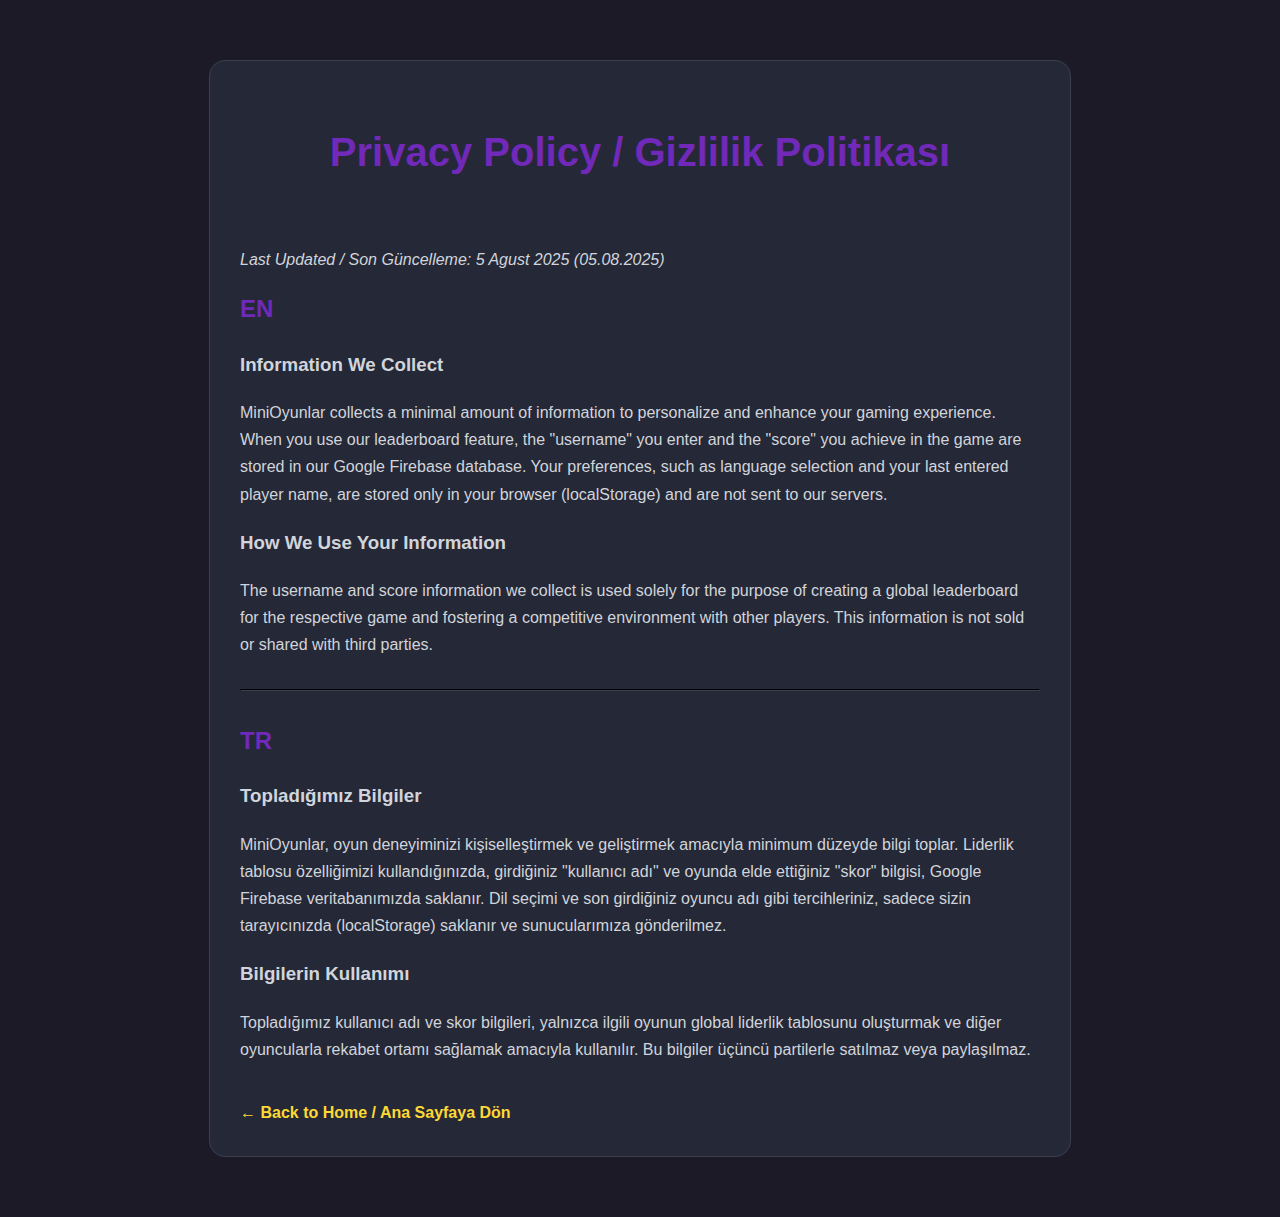
<file: privacy.html>
<!DOCTYPE html>
<html lang="tr">
<head>
    <meta charset="UTF-8">
    <meta name="viewport" content="width=device-width, initial-scale=1.0">
    <title>Privacy Policy - MiniOyunlar</title>
    <link rel="stylesheet" href="style.css">
    <style>
        /* Sadece bu sayfa için ek stiller */
        body { background-image: none; background-color: var(--bg-color); }
        .legal-container { 
            max-width: 800px; 
            margin: 40px auto; 
            padding: 30px; 
            line-height: 1.7; 
            background-color: var(--card-bg);
            border-radius: 16px;
            border: 1px solid var(--border-color);
        }
        
        /* <<< YENİ KURAL BURAYA EKLENDİ >>> */
        /* Bu sayfadaki H1 başlığının gölgesini kaldır ve rengini değiştir */
        .legal-container h1 {
            color: var(--primary-color); /* Mor renk olsun */
            text-shadow: none; /* Parlak gölgeyi kaldır */
            font-size: 2.5em; /* Biraz daha küçük ve sade */
        }
        
        .legal-container h2 { color: var(--primary-color); }
        .legal-container a.home-link { 
            display: inline-block; 
            margin-top: 20px; 
            color: var(--header-color);
            text-decoration: none;
            font-weight: bold;
        }
        .legal-container a.home-link:hover { text-decoration: underline; }
    </style>
</head>
<body>
    <div class="legal-container">
        <h1>Privacy Policy / Gizlilik Politikası</h1>
        <p><i>Last Updated / Son Güncelleme: 5 Agust 2025 (05.08.2025)</i></p>

        <h2>EN</h2>
        <h3>Information We Collect</h3>
        <p>
            MiniOyunlar collects a minimal amount of information to personalize and enhance your gaming experience. When you use our leaderboard feature, the "username" you enter and the "score" you achieve in the game are stored in our Google Firebase database. Your preferences, such as language selection and your last entered player name, are stored only in your browser (localStorage) and are not sent to our servers.
        </p>
        <h3>How We Use Your Information</h3>
        <p>
            The username and score information we collect is used solely for the purpose of creating a global leaderboard for the respective game and fostering a competitive environment with other players. This information is not sold or shared with third parties.
        </p>
        

        <hr style="margin: 30px 0; border-color: var(--border-color);">


        <h2>TR</h2>
        <h3>Topladığımız Bilgiler</h3>
        <p>
            MiniOyunlar, oyun deneyiminizi kişiselleştirmek ve geliştirmek amacıyla minimum düzeyde bilgi toplar. Liderlik tablosu özelliğimizi kullandığınızda, girdiğiniz "kullanıcı adı" ve oyunda elde ettiğiniz "skor" bilgisi, Google Firebase veritabanımızda saklanır. Dil seçimi ve son girdiğiniz oyuncu adı gibi tercihleriniz, sadece sizin tarayıcınızda (localStorage) saklanır ve sunucularımıza gönderilmez.
        </p>
        <h3>Bilgilerin Kullanımı</h3>
        <p>
            Topladığımız kullanıcı adı ve skor bilgileri, yalnızca ilgili oyunun global liderlik tablosunu oluşturmak ve diğer oyuncularla rekabet ortamı sağlamak amacıyla kullanılır. Bu bilgiler üçüncü partilerle satılmaz veya paylaşılmaz.
        </p>

        <a href="index.html" class="home-link">← Back to Home / Ana Sayfaya Dön</a>
    </div>
</body>
</html>
</file>
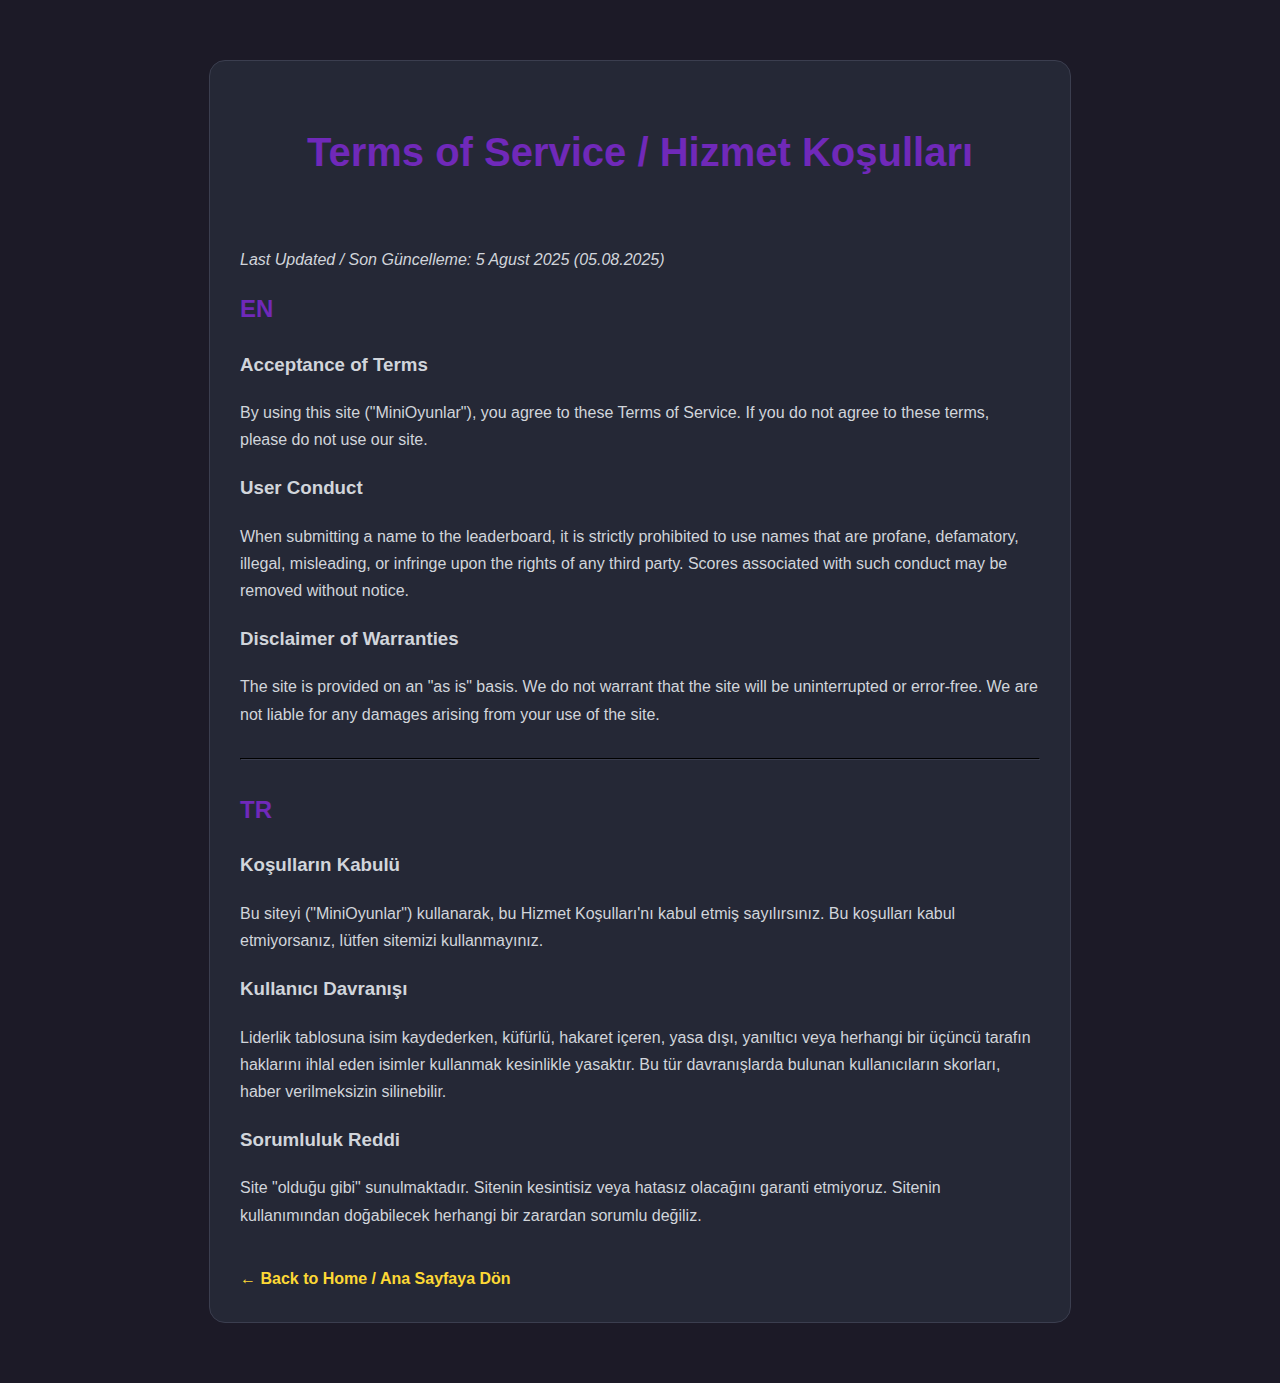
<file: terms.html>
<!DOCTYPE html>
<html lang="tr">
<head>
    <meta charset="UTF-8">
    <meta name="viewport" content="width=device-width, initial-scale=1.0">
    <title>Terms of Service - MiniOyunlar</title>
    <link rel="stylesheet" href="style.css">
    <style>
        /* Sadece bu sayfa için ek stiller */
        body { background-image: none; background-color: var(--bg-color); }
        .legal-container { 
            max-width: 800px; 
            margin: 40px auto; 
            padding: 30px; 
            line-height: 1.7; 
            background-color: var(--card-bg);
            border-radius: 16px;
            border: 1px solid var(--border-color);
        }
        
        /* <<< YENİ KURAL BURAYA EKLENDİ >>> */
        /* Bu sayfadaki H1 başlığının gölgesini kaldır ve rengini değiştir */
        .legal-container h1 {
            color: var(--primary-color); /* Mor renk olsun */
            text-shadow: none; /* Parlak gölgeyi kaldır */
            font-size: 2.5em; /* Biraz daha küçük ve sade */
        }
        
        .legal-container h2 { color: var(--primary-color); }
        .legal-container a.home-link { 
            display: inline-block; 
            margin-top: 20px; 
            color: var(--header-color);
            text-decoration: none;
            font-weight: bold;
        }
        .legal-container a.home-link:hover { text-decoration: underline; }
    </style>
</head>
<body>
    <div class="legal-container">
        <h1>Terms of Service / Hizmet Koşulları</h1>
        <p><i>Last Updated / Son Güncelleme: 5 Agust 2025 (05.08.2025)</i></p>

        <h2>EN</h2>
        <h3>Acceptance of Terms</h3>
        <p>By using this site ("MiniOyunlar"), you agree to these Terms of Service. If you do not agree to these terms, please do not use our site.</p>
        <h3>User Conduct</h3>
        <p>When submitting a name to the leaderboard, it is strictly prohibited to use names that are profane, defamatory, illegal, misleading, or infringe upon the rights of any third party. Scores associated with such conduct may be removed without notice.</p>
        <h3>Disclaimer of Warranties</h3>
        <p>The site is provided on an "as is" basis. We do not warrant that the site will be uninterrupted or error-free. We are not liable for any damages arising from your use of the site.</p>
        
        <hr style="margin: 30px 0; border-color: var(--border-color);">

        <h2>TR</h2>
        <h3>Koşulların Kabulü</h3>
        <p>Bu siteyi ("MiniOyunlar") kullanarak, bu Hizmet Koşulları'nı kabul etmiş sayılırsınız. Bu koşulları kabul etmiyorsanız, lütfen sitemizi kullanmayınız.</p>
        <h3>Kullanıcı Davranışı</h3>
        <p>Liderlik tablosuna isim kaydederken, küfürlü, hakaret içeren, yasa dışı, yanıltıcı veya herhangi bir üçüncü tarafın haklarını ihlal eden isimler kullanmak kesinlikle yasaktır. Bu tür davranışlarda bulunan kullanıcıların skorları, haber verilmeksizin silinebilir.</p>
        <h3>Sorumluluk Reddi</h3>
        <p>Site "olduğu gibi" sunulmaktadır. Sitenin kesintisiz veya hatasız olacağını garanti etmiyoruz. Sitenin kullanımından doğabilecek herhangi bir zarardan sorumlu değiliz.</p>


        <a href="index.html" class="home-link">← Back to Home / Ana Sayfaya Dön</a>
    </div>
</body>
</html>
</file>
<file: style.css>
/* ---  GENEL STİLLER --- */
:root {
    --bg-color: #1c1a27; /* Görsel yüklenmezse görünecek renk */
    --card-bg: #252836; /* Kart arkaplanı */
    --text-color: #d1d5db; /* Genel metin rengi */
    --primary-color: #7029b9; /* Logodaki MOR */
    --primary-hover: #8948c7; /* Morun açık tonu */
    --primary-disabled: #4c227a; /* Morun koyu tonu */
    --header-color: #fdd835; /* Logodaki SARI */
    --border-color: #3b3e4f; /* Kenarlıklar için */
    --win-color: #34d399;  /* Başarı mesajı rengi */
    --lose-color: #f87171; /* Hata mesajı rengi */
}

/* GÜNCELLENDİ: İkili arka plan mantığı */
body { 
    font-family: -apple-system, BlinkMacSystemFont, 'Segoe UI', Roboto, Helvetica, Arial, sans-serif; 
    
    background-color: var(--bg-color); 
    background-image: 
        url('background-top.png'),      /* Üst BOLGE: Logolu görsel */
        url('background-pattern.png');  /* Alt BOLGE: Tekrar eden desen */
    background-position:
        top center,                     /* Logolu görsel üstte ve ortada */
        top left;                       /* Desen en soldan başlasın */
    background-repeat: 
        no-repeat,                      /* Logolu görsel tekrar etmesin */
        repeat;                         /* Desen tekrar etsin */
    background-attachment: 
        scroll,                         /* Logolu görsel sayfayla kaysın */
        scroll;                         /* Desen de sayfayla kaysın */
    background-size: 
        auto,                           /* Logolu görsel orijinal boyutta */
        auto;                           /* Desen orijinal boyutta */

    color: var(--text-color); 
    display: flex; 
    flex-direction: column; 
    align-items: center; 
    margin: 0; 
    padding: 20px;
}

body.modal-open { overflow: hidden; }

h1 { 
    color: var(--header-color); 
    text-align: center; 
    font-size: 3.5em;
    font-weight: 800;
    margin-bottom: 60px;
    text-shadow: 0 0 10px rgba(253, 216, 53, 0.3);
    
}

.container { 
    display: flex; 
    flex-wrap: wrap; 
    justify-content: center; 
    gap: 30px; 
    width: 100%; 
    max-width: 1800px; 
}

.game-card { 
    background-color: var(--card-bg); 
    border-radius: 16px; 
    border: 1px solid var(--border-color);
    box-shadow: 0 8px 20px rgba(0, 0, 0, 0.25); 
    padding: 25px; 
    width: 100%; 
    max-width: 550px;
    min-height: 350px;
    display: flex; 
    flex-direction: column; 
    align-items: center; 
    text-align: center; 
    transition: transform 0.2s, box-shadow 0.2s; 
    position: relative; 
    overflow: hidden; 
}

.game-card:hover { 
    transform: translateY(-8px); 
    box-shadow: 0 12px 25px rgba(112, 41, 185, 0.2);
}

.button-container { margin-top: auto; padding-top: 15px; }

h2 { 
    margin-top: 0; 
    margin-bottom: 15px;
    color: var(--primary-color);
    font-size: 1.5em;
}

p.description { 
    color: #a0a0a0; 
    min-height: 50px; 
    font-size: 1em; 
    line-height: 1.5;
}

button { 
    background-color: var(--primary-color); 
    color: white; 
    border: none; 
    padding: 12px 24px; 
    border-radius: 8px; 
    cursor: pointer; 
    font-size: 16px; 
    font-weight: bold; 
    margin: 5px; 
    transition: background-color 0.2s, transform 0.1s; 
}

button:hover { 
    background-color: var(--primary-hover); 
    transform: scale(1.05);
}

button:disabled { 
    background-color: var(--primary-disabled); 
    cursor: not-allowed;
    transform: none;
}

.hidden { display: none !important; }

.game-area { 
    margin-top: 15px; 
    width: 100%; 
    display: flex; 
    justify-content: center; 
    align-items: center; 
    flex-direction: column; 
    min-height: 150px; 
}

.game-area p { margin: 5px 0; }

.message { font-size: 1.1em; font-weight: bold; margin-top: 15px; min-height: 25px; }
.message.win { color: var(--win-color); }
.message.lose { color: var(--lose-color); }

/* --- ODAK MODU / MODAL STİLLERİ --- */
.fullscreen-btn {
    position: absolute; top: 15px; right: 15px;
    width: 36px; height: 36px; padding: 8px;
    background: rgba(255, 255, 255, 0.1);
    border-radius: 50%; cursor: pointer; border: none; z-index: 10;
}
.fullscreen-btn svg { width: 100%; height: 100%; fill: none; stroke: var(--text-color); stroke-width: 2; stroke-linecap: round; stroke-linejoin: round; }
.fullscreen-btn:hover { background: rgba(255, 255, 255, 0.2); }


.share-btn {
    position: absolute; bottom: 15px; left: 15px;
    width: 36px; height: 36px; padding: 8px;
    background: rgba(255, 255, 255, 0.1);
    border-radius: 50%; cursor: pointer; border: none; z-index: 10;
}
.share-btn svg { width: 100%; height: 100%; fill: none; stroke: var(--text-color); stroke-width: 2; stroke-linecap: round; stroke-linejoin: round; }
.share-btn:hover { background: rgba(255, 255, 255, 0.2); }




.leaderboard-shortcut-btn {
    position: absolute; bottom: 15px; right: 15px;
    width: 36px; height: 36px; padding: 8px;
    background: rgba(255, 255, 255, 0.1);
    border-radius: 50%; cursor: pointer; border: none; z-index: 10;
}

.leaderboard-shortcut-btn svg { fill: var(--text-color); stroke: none; }
.leaderboard-shortcut-btn:hover { background: rgba(255, 255, 255, 0.2); }

#modal-overlay {
    position: fixed; top: 0; left: 0;
    width: 100%; height: 100%;
    background: rgba(0, 0, 0, 0.8);
    backdrop-filter: blur(5px);
    z-index: 1000;
    display: flex; justify-content: center; align-items: center;
}
#modal-content { position: relative;}

.close-modal-btn {
    position: absolute; top: 15px; right: 15px;
    width: 44px; height: 44px; padding: 8px; 
    background: var(--card-bg);
    border: 2px solid var(--border-color); border-radius: 50%;
    cursor: pointer; z-index: 1002;
    display: flex; align-items: center; justify-content: center;
    transition: background-color 0.2s, transform 0.3s ease;
}
.close-modal-btn svg { width: 100%; height: 100%; fill: var(--text-color); }
.close-modal-btn:hover { 
    background-color: var(--primary-color); 
    transform: rotate(90deg);
}

.focused-game {
    transform: scale(1.2);
    max-width: 700px;
    min-height: 500px;
}
.focused-game .fullscreen-btn { display: none; }


#modal-content .game-card:hover { transform: scale(1.2); box-shadow: 0 8px 20px rgba(0, 0, 0, 0.25); }

/* --- LEADERBOARD --- */
.leaderboard-prompt input { border: 1px solid var(--border-color); border-radius: 4px; padding: 5px; background: var(--bg-color); color: var(--text-color); }
.leaderboard-overlay { position: absolute; top: 0; left: 0; right: 0; bottom: 0; z-index: 5; background: rgba(37, 40, 54, 0.97); backdrop-filter: blur(2px); border-radius: 12px; display: flex; flex-direction: column; align-items: center; justify-content: center; padding: 20px; box-sizing: border-box; }
.leaderboard-overlay h3 { color: var(--header-color); }
/* style.css */

/* LİDERLİK TABLOSU İSİM GİRİŞİ STİLLERİ */
.leaderboard-prompt {
    display: flex;
    gap: 8px; /* Buton ve input arası boşluk */
    align-items: center;
    justify-content: center;
    width: 100%;
    padding: 10px 0;
    margin-bottom: 10px;
    z-index: 5; /* Diğer elementlerin üstünde kalsın */
}
.leaderboard-prompt input {
    border: 1px solid var(--border-color);
    border-radius: 6px;
    padding: 8px 10px;
    background: var(--bg-color);
    color: var(--text-color);
    font-size: 1em;
    width: 50%;
    max-width: 150px;
}
.leaderboard-prompt button {
    padding: 8px; /* Buton boyutunu ayarla */
    min-width: 44px; /* Butonun kare gibi durmasını sağla */
    font-size: 1.2em; /* İkon boyutunu ayarla */
}

.leaderboard-overlay ol {
    margin: 0;
    padding-left: 20px; /* veya 0 eğer numaraları tamamen sola dayamak istersen */
    width: 90%;
    max-width: 300px;
    list-style-type: none; /* <<< BU SATIRI EKLE */
    color: var(--text-color);
}

/* --- OYUNA ÖZEL STİLLER --- */
#game1-area { display: grid; grid-template-columns: repeat(5, 1fr); gap: 10px; width: 100%; max-width: 450px; }
.slot-container { text-align: center; font-size: 0.8em; color: #777; }
.slot { width: 65px; height: 65px; border: 2px dashed var(--primary-disabled); border-radius: 8px; display: flex; justify-content: center; align-items: center; font-size: 2.4em; font-weight: bold; cursor: pointer; transition: all 0.2s; margin: 2px auto; }
#game2-game-container .number-display {
    font-size: 3.5em;
    font-weight: bold;
    color: var(--header-color);
    margin-top: 35px;
    margin-bottom: 25px;
}
#game3-area { display: grid; grid-template-columns: repeat(4, 1fr); gap: 10px; }
.color-box { width: 68px; height: 68px; border-radius: 8px; cursor: pointer; }
#game4-click-area { width: 80%; height: 100px; background-color: var(--lose-color); border-radius: 12px; color: white; font-size: 1.5em; display: flex; justify-content: center; align-items: center; cursor: pointer; user-select: none; }
#game5-play-area { width: 95%; height: 200px; background-color: #3e424e; border: 2px solid var(--border-color); position: relative; cursor: crosshair; overflow: hidden; }
#game5-target { width: 30px; height: 30px; background-color: var(--lose-color); border-radius: 50%; position: absolute; cursor: crosshair !important; }
#game6-word-display { font-size: 2.2em; letter-spacing: 10px; margin-bottom: 15px; color: var(--header-color); }
#game6-alphabet { display: flex; flex-wrap: wrap; justify-content: center; gap: 5px; max-width: 375px; }
.letter-btn { width: 30px; height: 35px; padding: 0; font-size: 1em; background-color: #3b3e4f; flex-basis: 30px; }
.letter-btn:hover:not(:disabled) { background-color: #4c5163; }
.letter-btn:disabled { background-color: var(--primary-disabled); color: #aaa;}
#game7-display { font-size: 2.5em; letter-spacing: 8px; min-height: 1.5em; margin-bottom: 15px; color: var(--header-color); }
#game7-keypad { display: grid; grid-template-columns: repeat(3, 1fr); gap: 10px; width: 280px; /* Sabit genişlik verdik */ }
#game7-keypad button {
    height: 70px; /* BÜYÜTÜLDÜ */
    font-size: 1.5em; /* BÜYÜTÜLDÜ */
}
#game8-board { display: grid; gap: 5px; }
.diff-box { width: 42px; height: 42px; border-radius: 4px; cursor: pointer; transition: transform 0.2s; }
.diff-box:hover { transform: scale(1.1); }
.correct-answer-highlight { border: 3px solid var(--win-color); box-shadow: 0 0 10px var(--win-color); transform: scale(1.1); }
#game9-board { width: 330px; height: 330px; border: 2px solid var(--border-color); position: relative; }
.seq-num { position: absolute; width: 50px; height: 50px; background-color: var(--primary-color); color: white; border-radius: 50%; display: flex; align-items: center; justify-content: center; font-size: 1.7em; cursor: pointer; transition: background-color 0.2s; user-select: none;}
.seq-num:hover { background-color: var(--primary-hover); }
#game10-display { display: flex; justify-content: space-around; align-items: center; width: 100%; margin: 15px 0; }
.player-choice, .cpu-choice-container { font-size: 4em; text-align: center; }
.cpu-choice-container { perspective: 1000px; }
#game10-cpu-choice { transform-style: preserve-3d; transition: transform 0.6s; width: 1em; height: 1em; position: relative; }
#game10-cpu-choice.flipped { transform: rotateY(180deg); }
.choice-face { position: absolute; width: 100%; height: 100%; backface-visibility: hidden; display: flex; align-items: center; justify-content: center; }
.choice-face.choice-front { color: var(--header-color); }
.choice-back { transform: rotateY(180deg); }
.choice-btn { font-size: 2.5em; background: none; border: none; cursor: pointer; transition: transform 0.2s; color: var(--text-color); }
.choice-btn:hover:not(:disabled) { transform: scale(1.2) translateY(-5px); color: var(--header-color); }
.choice-btn:disabled { color: var(--border-color); transform: none; cursor: not-allowed; }
#game11-board { display: grid; grid-template-columns: repeat(3, 1fr); gap: 10px; width: 285px; }
.simon-btn { width: 85px; height: 85px; border-radius: 15px; cursor: pointer; border: 3px solid var(--border-color); transition: background-color 0.2s, opacity 0.2s, transform 0.2s, box-shadow 0.2s; }
.simon-btn.lit { transform: scale(1.05); box-shadow: 0 0 20px currentColor; }
#simon-red { background-color: #c62828; color: #c62828; }
#simon-green { background-color: #2e7d32; color: #2e7d32; }
#simon-blue { background-color: #1565c0; color: #1565c0; }
#simon-yellow { background-color: #fbc02d; color: #fbc02d; }
#simon-orange { background-color: #f57c00; color: #f57c00; }
#simon-cyan { background-color: #00acc1; color: #00acc1; }
#game12-board { display: grid; grid-template-columns: repeat(4, 1fr); gap: 10px; perspective: 1000px; }
.memory-card { width: 65px; height: 65px; position: relative; transform-style: preserve-3d; transition: transform 0.5s; cursor: pointer; }
.memory-card.flipped, .memory-card.matched { transform: rotateY(180deg); cursor: default; }
.memory-card .card-face { position: absolute; width: 100%; height: 100%; backface-visibility: hidden; border-radius: 8px; display: flex; align-items: center; justify-content: center; font-size: 2.5em; }
.card-face.card-back { background-color: var(--primary-color); border: 2px solid var(--primary-hover); }
.card-face.card-back:hover { background-color: var(--primary-hover); }
.card-face.card-front { background-color: var(--border-color); transform: rotateY(180deg); }
.memory-card.matched .card-front { background-color: var(--win-color); color: var(--card-bg); }
#game13-board { display: grid; gap: 4px; background-color: var(--bg-color); /* Çerçeve rengi */
    border: 2px solid var(--border-color); /* Dış kenarlık */
    padding: 8px; /* İç boşluk */
    border-radius: 8px; /* Köşeleri yuvarla */}
.mine-cell { width: 52px; height: 52px; background-color: var(--border-color); color: var(--text-color); font-size: 1.4em; font-weight: bold; display: flex; align-items: center; justify-content: center; border-radius: 4px; cursor: pointer; user-select: none; }
.mine-cell.revealed { background-color: var(--card-bg); border: 0px solid var(--border-color); cursor: default; }
.mine-cell.mine { background-color: var(--lose-color); }
.mine-cell:hover {transform: scale(1.05); }
.mine-cell .num-1 { color: #55b3f3; } .mine-cell .num-2 { color: #4ee082; } .mine-cell .num-3 { color: #ef5350; } .mine-cell .num-4 { color: #7e57c2; } .mine-cell .num-5 { color: #ff8f00; } .mine-cell .num-6 { color: #00acc1; } .mine-cell .num-7 { color: #d1d5db; } .mine-cell .num-8 { color: #9e9e9e; }
#game14-board { display: grid; grid-template-columns: repeat(5, 1fr); gap: 8px; }
.pattern-cell { width: 58px; height: 58px; background-color: var(--border-color); border-radius: 6px; transition: background-color 0.2s; cursor: pointer; }
.pattern-cell:not(.active):not(.selected):hover { background-color: #4c5163; }
.pattern-cell.active { background-color: var(--header-color); cursor: default; }
.pattern-cell.selected { background-color: var(--primary-color); }
.pattern-cell.correct { background-color: var(--win-color); }
.pattern-cell.incorrect { background-color: var(--lose-color); animation: shake 0.5s; }
@keyframes shake { 0%, 100% { transform: translateX(0); } 25% { transform: translateX(-5px); } 75% { transform: translateX(5px); } }
#game14-check-btn { margin-top: 15px; }

/* GÜNCELLENDİ: OYUN 15 */
#game15-board { display: grid; grid-template-columns: repeat(3, 1fr); gap: 8px; width: 260px; height: 260px; background-color: var(--border-color); padding: 8px; border-radius: 8px; }
.puzzle-tile { background-color: var(--primary-color); color: white; font-size: 2.2em; font-weight: bold; display: flex; justify-content: center; align-items: center; border-radius: 6px; cursor: pointer; user-select: none; transition: transform 0.2s ease-in-out, background-color 0.2s; }
.puzzle-tile:hover { background-color: var(--primary-hover); transform: scale(1.05); }
.puzzle-tile.empty { background-color: transparent; cursor: default; pointer-events: none; }
.puzzle-tile.correct { background-color: var(--win-color) !important; color: var(--card-bg); }

/* GÜNCELLENDİ: OYUN 16 */
#game16-info p { margin: 0; font-size: 1.1em; }
#game16-text-display { 
    display: flex;
    flex-wrap: wrap;
    gap: 0.5em 0.75em; /* satır ve kelime arası boşluk */
    width: 90%; 
    max-width: 450px; 
    height: 60px; /* Yaklaşık 3 satır kelime için */
    padding: 15px; 
    margin: 15px 0; 
    background-color: var(--border-color); 
    border-radius: 8px; 
    align-content: flex-start;
    overflow: hidden;
    font-size: 1.2em; /* Fontu biraz büyüttük */
    font-family: 'Courier New', Courier, monospace; /* Daha okunaklı bir font */
    user-select: none; 
}
.word {
    letter-spacing: 1px;
    color: #a0a0a0; /* Varsayılan kelime rengi */
}
.word.active {
    background-color: var(--primary-disabled);
    border-radius: 4px;
    padding: 2px 4px;
}
.word.active span.correct { color: var(--text-color); }
.word.active span.incorrect { background-color: var(--lose-color); color: var(--card-bg); border-radius: 2px; }
#game16-input { 
    width: 90%; max-width: 450px; 
    padding: 10px; 
    background-color: #3e424e; 
    border: 2px solid var(--border-color); 
    color: var(--text-color); 
    font-size: 1.4em; 
    border-radius: 8px; 
}
#game16-input:focus { outline: none; border-color: var(--primary-color); }

/* style.css dosyasının en altına ekleyin */

.word.correct-word {
    color: var(--win-color);
}
.word.incorrect-word {
    color: var(--lose-color);
    text-decoration: underline;
}


/* YENİ OYUN 18: ARİTMETİK DEHASI STİLLERİ */
#game18-info-bar { display: flex; justify-content: space-between; width: 80%; max-width: 300px; margin-bottom: 20px; font-size: 1.1em; }
#game18-question { font-size: 3.5em; font-weight: bold; color: var(--header-color); margin-bottom: 20px; }
#game18-answer { width: 80%; max-width: 300px; padding: 15px; text-align: center; font-size: 1.5em; background-color: #3e424e; border: 2px solid var(--border-color); color: var(--text-color); border-radius: 8px; }
#game18-answer:focus { outline: none; border-color: var(--primary-color); }

/* YENİ OYUN 19: ENGELDEN KAÇIŞ STİLLERİ */
#game19-board {
    width: 90%;
    max-width: 440px;
    height: 260px;
    background-color: var(--border-color);
    border: 2px solid var(--bg-color);
    position: relative;
    overflow: hidden;
    cursor: none; /* Mouse imlecini oyun alanında gizle */
}
#game19-player { width: 20px; height: 20px; background-color: var(--header-color); border-radius: 50%; position: absolute; top: 50%; left: 30px; transform: translateY(-50%); }
.obstacle { width: 20px; background-color: var(--lose-color); position: absolute; }


/* style.css dosyasının en altına ekle */

footer {
    width: 100%;
    text-align: center;
    padding: 40px 20px 20px 20px;
    margin-top: 50px;
    border-top: 1px solid var(--border-color);
    color: #888;
    font-size: 0.9em;
}
.footer-links {
    margin-top: 10px;
    display: flex;
    gap: 20px;
    justify-content: center;
}
.footer-links a {
    color: #888;
    text-decoration: none;
}
.footer-links a:hover {
    color: var(--primary-hover);
    text-decoration: underline;
}

/* style.css dosyasının en altına ekle */

footer p.credits {
    font-size: 0.8em;
    color: #a0a0a0;
    margin: 5px 0 15px 0; /* Üst ve alt boşlukları ayarla */
}
footer p.credits a {
    color: var(--primary-hover);
    text-decoration: none;
}
footer p.credits a:hover {
    text-decoration: underline;
}



.leaderboard-prompt button.glowing {
    animation: glow-anim 1.5s infinite;
}
@keyframes glow-anim {
    0% { box-shadow: 0 0 5px var(--primary-hover); }
    50% { box-shadow: 0 0 20px var(--primary-hover); }
    100% { box-shadow: 0 0 5px var(--primary-hover); }
}
.leaderboard-overlay li.player-score {
    color: var(--header-color);
    font-weight: bold;
    transform: scale(1.05);
}

/* style.css dosyasının en altına veya ilgili bölüme ekleyin */
.leaderboard-overlay li span:first-child {
    font-weight: bold;
    margin-right: 15px; /* İsim ve skor arasına boşluk koyar */
}


/* DİL SEÇME MENÜSÜ STİLLERİ */
.language-selector {
    position: fixed;
    top: 20px;
    right: 20px;
    z-index: 1100;
}
#lang-btn {
    background: var(--card-bg);
    border: 1px solid var(--border-color);
    padding: 8px 15px;
    font-size: 1em;
    display: flex;
    align-items: center;
    gap: 8px;
}
#lang-dropdown {
    position: absolute;
    top: 110%;
    right: 0;
    background: var(--card-bg);
    border: 1px solid var(--border-color);
    border-radius: 8px;
    overflow: hidden;
    box-shadow: 0 4px 12px rgba(0,0,0,0.2);
}
#lang-dropdown a {
    display: flex;
    align-items: center;
    gap: 8px;
    padding: 10px 20px;
    color: var(--text-color);
    text-decoration: none;
    font-size: 1em;
    white-space: nowrap;
}
#lang-dropdown a:hover {
    background-color: var(--primary-color);
}
/* style.css */

.flag-icon {
    width: 20px;
    height: 30px; /* Genişliğe göre orantılı bir yükseklik */
    display: inline-block; /* SVG'nin doğru hizalanması için */
    vertical-align: middle;
    margin-right: 3px; /* Bayrak ve yazı arasına hafif boşluk */
}

.flag-icon svg {
    width: 100%;
    height: 100%;
    display: block; /* İçindeki boşlukları kaldırır */
    border-radius: 2px; /* SVG'nin köşelerini hafif yuvarla */
}





/* --- MOBİL UYUMLULUK AYARLARI --- */

/* 450px'den dar ekranlar için */
@media (max-width: 600px) {
    /* Kör Sıralama oyununu 2 sütunlu yap */
    #game1-area {
        grid-template-columns: repeat(2, 1fr); /* 2 sütun */
        grid-template-rows: repeat(5, 1fr);    /* 5 satır */
        grid-auto-flow: column;                /* <<< SİHİR BURADA: Önce sütunları doldur */
        height: 350px;                         /* Alanın yüksekliğini ayarla */
        max-width: 200px;                      /* Genişliği daralt */
    }

    /* Sadece mobilde, Kör Sıralama kartının minimum yüksekliğini artır */
    #card-game1 {
        min-height: 810px; 
    }

    /* Kör sıralama oyunundaki mesajın konumunu mobilde düzelt */
    #card-game1 .message {
        position: absolute;
        bottom: 110px; /* Butonların hemen üstüne konumlandır */
        left: 0;
        right: 0;
        margin: 0 auto; /* Yatayda ortala */
        width: 100%;
    }

    .slot-container {
        /* Numaralandırmayı daha okunaklı yap */
        font-size: 1em;
    }
    .slot {
        width: 60px;
        height: 60px;
        font-size: 2em;
    }

    /* Farkı Bul oyununda kareleri küçült */
    .diff-box {
        width: 35px;
        height: 35px;
    }

        
    h1 {
        font-size: 2.5em; /* Ana başlığı biraz küçültelim */
        margin-top: 50px; /* Dil butonuna yer açmak için yukarıdan boşluk bırakalım */
    }

    .language-selector {
        position: absolute;
        top: 10px;
        right: 10px;
    }

    #lang-btn {
        padding: 4px 10px; /* Butonun iç boşluğunu azalt */
        font-size: 0.9em;  /* Yazı boyutunu küçült */
    }

    .flag-icon {
        width: 18px; /* Bayrak ikonunu küçült */
    }

    #lang-dropdown a {
        padding: 8px 15px; /* Açılır menüdeki linklerin boşluğunu azalt */
    }


    /* Mobilde köşe butonlarını gizle */
    .fullscreen-btn {
        display: none !important; 
    }

        /* YENİ: Mobilde köşe butonlarının boyutunu ve konumunu ayarla */
    .share-btn {
        bottom: 10px;
        left: 10px;
    }
    .leaderboard-shortcut-btn {
        bottom: 10px;
        right: 10px;
    }

    .share-btn, .leaderboard-shortcut-btn {
        width: 30px;  /* Genişliği 36px'ten 32px'e düşürdük */
        height: 30px; /* Yüksekliği 36px'ten 32px'e düşürdük */
        padding: 7px; /* İç boşluğu 8px'ten 7px'e düşürdük */
    }

    /* YENİ: Mobilde liderlik prompt'unu küçült ve konumlandır */
    .leaderboard-prompt {
        padding: 5px 0;
        margin-top: 8px;
        margin-bottom: 35px;
        gap: 5px;
    }
    .leaderboard-prompt input {
        font-size: 0.9em;
        padding: 6px 8px;
    }
    .leaderboard-prompt button {
        padding: 6px;
        min-width: 38px;
        font-size: 1em;
    }

    /* Mobilde kartların üzerine gelme (hover) efektini iptal et */
    .game-card:hover {
        transform: none; /* Herhangi bir hareket (translateY) olmasın */
        box-shadow: 0 8px 20px rgba(0, 0, 0, 0.25); /* Gölge efekti sabit kalsın */
    }
}
</file>
